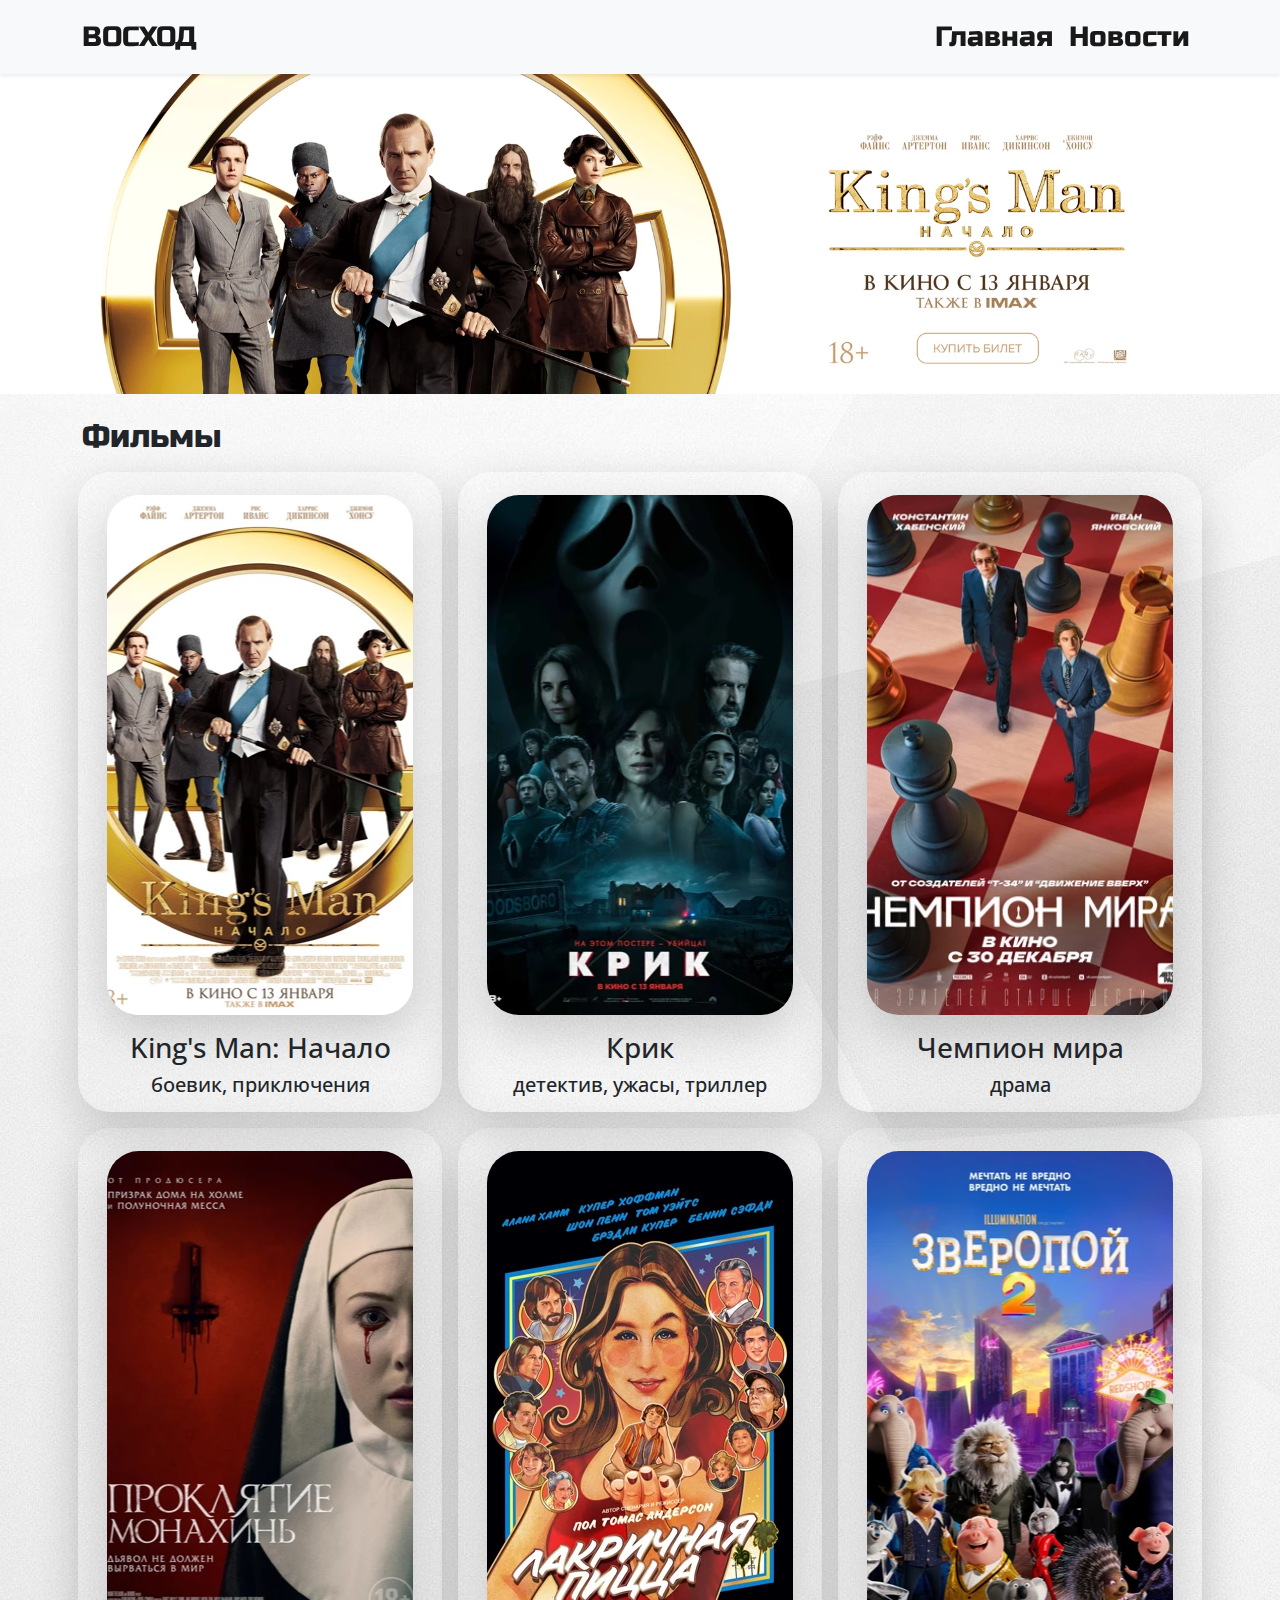
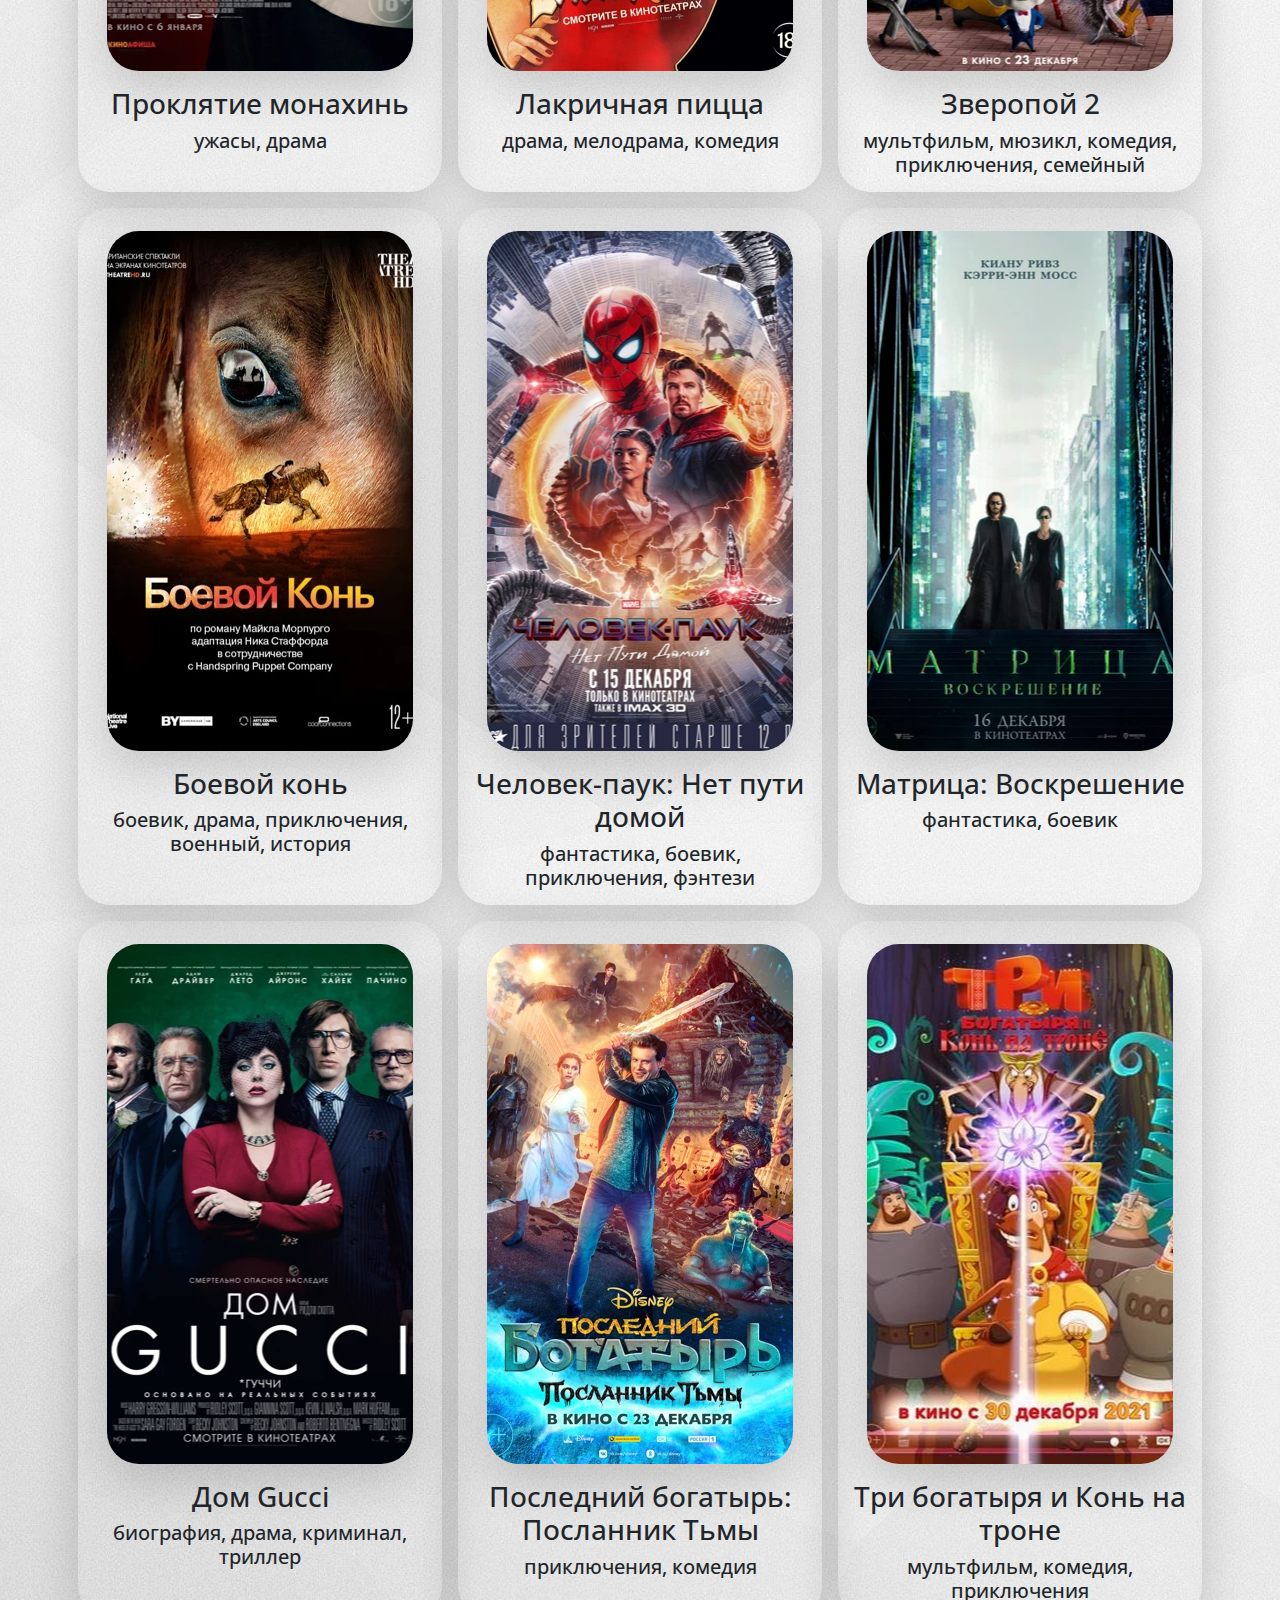
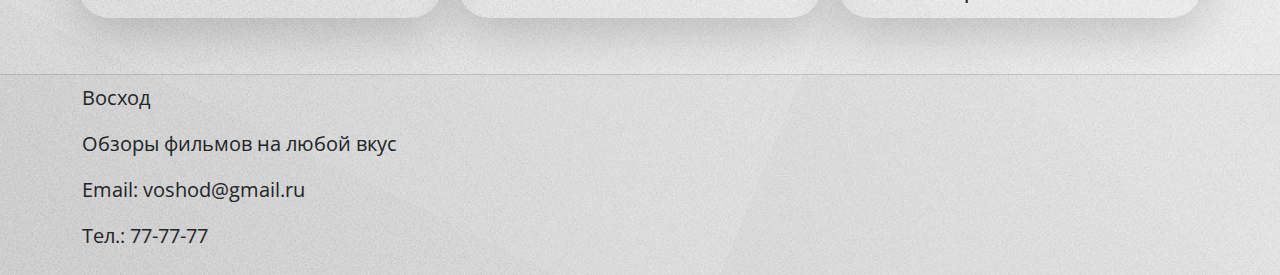
<file: index.html>
<!DOCTYPE html>
<html lang="ru">
    <head>
        <meta charset="UTF-8">
        <meta name="viewport" content="width=device-width, initial-scale=1.0">
        <title>Восход</title>
        <link rel="icon" type="image/png" href="./media/logo.jpg"/>
        <link rel="stylesheet" href="./style.css" type="text/css">
        <link rel="stylesheet" href="./bootstrap-5.1.3-dist/css/bootstrap.css" type="text/css">
        <link href="https://fonts.googleapis.com/css2?family=Open+Sans:wght@300&display=swap" rel="stylesheet">
        <link href="https://fonts.googleapis.com/css2?family=Russo+One&display=swap" rel="stylesheet">
        <script src="https://ajax.googleapis.com/ajax/libs/jquery/3.6.0/jquery.min.js" type="text/javascript"></script>
        <script type="text/javascript">
          $(document).ready(function() {
            $('.btn-close').on('click', function () {
              $('#if1').detach();
              $('<iframe id="if1" src="https://www.youtube.com/embed/kTqOMbkto0A" title="YouTube video player" frameborder="0" allow="accelerometer; autoplay; clipboard-write; encrypted-media; gyroscope; picture-in-picture" allowfullscreen></iframe>').appendTo(".modal-video-1");
              });
          });
        </script>
        <script type="text/javascript">
          $(document).ready(function() {
            $('.btn-close').on('click', function () {
              $('#if2').detach();
              $('<iframe id="if2" src="https://www.youtube.com/embed/WDDXdEP9YSM" title="YouTube video player" frameborder="0" allow="accelerometer; autoplay; clipboard-write; encrypted-media; gyroscope; picture-in-picture" allowfullscreen></iframe>').appendTo(".modal-video-2");
              });
          });
        </script>
        <script type="text/javascript">
          $(document).ready(function() {
            $('.btn-close').on('click', function () {
              $('#if3').detach();
              $('<iframe id="if3" src="https://www.youtube.com/embed/JcNKKpqY0xE" title="YouTube video player" frameborder="0" allow="accelerometer; autoplay; clipboard-write; encrypted-media; gyroscope; picture-in-picture" allowfullscreen></iframe>').appendTo(".modal-video-3");
              });
          });
        </script>
        <script type="text/javascript">
          $(document).ready(function() {
            $('.btn-close').on('click', function () {
              $('#if4').detach();
              $('<iframe id="if4" src="https://www.youtube.com/embed/aeu4VaWsFCI" title="YouTube video player" frameborder="0" allow="accelerometer; autoplay; clipboard-write; encrypted-media; gyroscope; picture-in-picture" allowfullscreen></iframe>').appendTo(".modal-video-4");
              });
          });
        </script>
        <script type="text/javascript">
          $(document).ready(function() {
            $('.btn-close').on('click', function () {
              $('#if5').detach();
              $('<iframe id="if5" src="https://www.youtube.com/embed/5vdLS7wK6Cg" title="YouTube video player" frameborder="0" allow="accelerometer; autoplay; clipboard-write; encrypted-media; gyroscope; picture-in-picture" allowfullscreen></iframe>').appendTo(".modal-video-5");
              });
          });
        </script>
        <script type="text/javascript">
          $(document).ready(function() {
            $('.btn-close').on('click', function () {
              $('#if6').detach();
              $('<iframe id="if6" src="https://www.youtube.com/embed/UIukHag0uGY" title="YouTube video player" frameborder="0" allow="accelerometer; autoplay; clipboard-write; encrypted-media; gyroscope; picture-in-picture" allowfullscreen></iframe>').appendTo(".modal-video-6");
              });
          });
        </script>
        <script type="text/javascript">
          $(document).ready(function() {
            $('.btn-close').on('click', function () {
              $('#if7').detach();
              $('<iframe id="if7" src="https://www.youtube.com/embed/I2TP4yRH6sM" title="YouTube video player" frameborder="0" allow="accelerometer; autoplay; clipboard-write; encrypted-media; gyroscope; picture-in-picture" allowfullscreen></iframe>').appendTo(".modal-video-7");
              });
          });
        </script>
        <script type="text/javascript">
          $(document).ready(function() {
            $('.btn-close').on('click', function () {
              $('#if8').detach();
              $('<iframe id="if8" src="https://www.youtube.com/embed/V0hagz_8L3M" title="YouTube video player" frameborder="0" allow="accelerometer; autoplay; clipboard-write; encrypted-media; gyroscope; picture-in-picture" allowfullscreen></iframe>').appendTo(".modal-video-8");
              });
          });
        </script>
        <script type="text/javascript">
          $(document).ready(function() {
            $('.btn-close').on('click', function () {
              $('#if9').detach();
              $('<iframe id="if9" src="https://www.youtube.com/embed/8qB8EGNOtr8" title="YouTube video player" frameborder="0" allow="accelerometer; autoplay; clipboard-write; encrypted-media; gyroscope; picture-in-picture" allowfullscreen></iframe>').appendTo(".modal-video-9");
              });
          });
        </script>
        <script type="text/javascript">
          $(document).ready(function() {
            $('.btn-close').on('click', function () {
              $('#if10').detach();
              $('<iframe id="if10" src="https://www.youtube.com/embed/_JqXO37znNU" title="YouTube video player" frameborder="0" allow="accelerometer; autoplay; clipboard-write; encrypted-media; gyroscope; picture-in-picture" allowfullscreen></iframe>').appendTo(".modal-video-10");
              });
          });
        </script>
        <script type="text/javascript">
          $(document).ready(function() {
            $('.btn-close').on('click', function () {
              $('#if11').detach();
              $('<iframe id="if11" src="https://www.youtube.com/embed/_1G4XhsnPUM" title="YouTube video player" frameborder="0" allow="accelerometer; autoplay; clipboard-write; encrypted-media; gyroscope; picture-in-picture" allowfullscreen></iframe>').appendTo(".modal-video-11");
              });
          });
        </script>
        <script type="text/javascript">
          $(document).ready(function() {
            $('.btn-close').on('click', function () {
              $('#if12').detach();
              $('<iframe id="if12" src="https://www.youtube.com/embed/EjCySWzrStc" title="YouTube video player" frameborder="0" allow="accelerometer; autoplay; clipboard-write; encrypted-media; gyroscope; picture-in-picture" allowfullscreen></iframe>').appendTo(".modal-video-12");
              });
          });
        </script>
    </head>
    <body>
        <nav class="navbar navbar-expand-lg navbar-light bg-light content-hide sticky-top nav-opacity shadow-sm nav-content-visible">
            <div class="container-xl">
              <a class="navbar-brand fs-3" href="#">ВОСХОД</a>
              <button class="navbar-toggler" type="button" data-bs-toggle="collapse" data-bs-target="#navbarSupportedContent" aria-controls="navbarSupportedContent" aria-expanded="false" aria-label="Toggle navigation">
                <span class="navbar-toggler-icon"></span>
            </button>
              <div class="collapse navbar-collapse fs-3" id="navbarSupportedContent">
                <ul class="navbar-nav ms-auto mb-2 mb-lg-0">
                  <li class="nav-item">
                    <a class="nav-link active" aria-current="page" href="#">Главная</a>
                  </li>
                  <li class="nav-item">
                    <a class="nav-link active" aria-current="page" href="./news.html">Новости</a>
                  </li>
                </ul>
              </div>
            </div>
          </nav>

         <div id="carouselExampleSlidesOnly" class="carousel slide carousel-fade" data-bs-ride="carousel">
            <div class="carousel-inner">
                <div class="carousel-item active" data-bs-interval="4000">
                    <img src="./media/kingsman.webp" class="d-block w-100" alt="kingsman">
                </div>
                <div class="carousel-item" data-bs-interval="4000">
                    <img src="./media/scream.webp" class="d-block w-100" alt="scream">
                </div>
                <div class="carousel-item" data-bs-interval="4000">
                    <img src="./media/worldchamp.webp" class="d-block w-100" alt="worldchamp">
                </div>
             </div>
         </div>

         <div class="container-xl mt-4"> 
            <h2>Фильмы</h2>
         </div>
         
        <div class="container-xl">
            <div class="row text-center cinema-cards">
              <div class="col mx-2 my-2 shadow-lg rounded img-background btn" data-bs-toggle="modal" data-bs-target="#Modal1" data-backdrop="static" data-keyboard="false">
                <div class="col mx-3 my-3 shadow-lg rounded scale-img" style="background: url(./media/card_kingsman.webp) no-repeat center; background-size: cover;">
                </div>
                <h3 class="description">King's Man: Начало</h3>
                <h3 class="description fs-5">боевик, приключения</h3>
              </div>

              <!-- Modal 1 -->
              <div class="modal fade" id="Modal1" data-bs-backdrop="static" data-bs-keyboard="false" tabindex="-1" aria-labelledby="ModalLabel1" aria-hidden="true">
                <div class="modal-dialog modal-dialog-centered">
                 <div class="modal-content">
                   <div class="modal-header">
                      <div class="col"></div>
                      <div class="col-10">
                      <h5 class="modal-title" id="ModalLabel1">King's Man: Начало</h5>
                      </div>
                      <div class="col">
                      <button type="button" class="btn-close" data-bs-dismiss="modal" aria-label="Close"></button>
                      </div>
                    </div>
                    <div class="modal-body">
                      <p>Трейлер</p>
                      <div class="modal-video-1">
                      <iframe id="if1" src="https://www.youtube.com/embed/kTqOMbkto0A" title="YouTube video player" frameborder="0" allow="accelerometer; autoplay; clipboard-write; encrypted-media; gyroscope; picture-in-picture" allowfullscreen></iframe>
                      </div>
                      <p>Описание</p>
                      <p class="description">
                        Kingsman — организация супершпионов, действующая на благо человечества вдали от любопытных глаз. 
                        И один из первых и самых талантливых оперативников в истории организации — Конрад, молодой и наглый сын герцога Оксфордского. 
                        Как и многие его друзья он мечтал служить на благо Англии, но в итоге оказался втянут в тайный мир шпионов и убийц.
                      </p>
                    </div>
                  </div>
                </div>
              </div>

              <div class="col mx-2 my-2 shadow-lg rounded img-background btn" data-bs-toggle="modal" data-bs-target="#Modal2">
                <div class="col mx-3 my-3 shadow-lg rounded scale-img" style="background: url(./media/card_scream.webp) no-repeat center; background-size: cover;">  
                </div>
                <h3 class="description">Крик</h3>
                <h3 class="description fs-5">детектив, ужасы, триллер</h3>
              </div>

              <!-- Modal 2 -->
              <div class="modal fade" id="Modal2" data-bs-backdrop="static" data-bs-keyboard="false" tabindex="-1" aria-labelledby="ModalLabel2" aria-hidden="true">
                <div class="modal-dialog modal-dialog-centered">
                 <div class="modal-content">
                   <div class="modal-header">
                      <div class="col"></div>
                      <div class="col-10">
                      <h5 class="modal-title" id="ModalLabel2">Крик</h5>
                      </div>
                      <div class="col">
                      <button type="button" class="btn-close" data-bs-dismiss="modal" aria-label="Close"></button>
                      </div>
                    </div>
                    <div class="modal-body">
                      <p>Трейлер</p>
                      <div class="modal-video-2">
                      <iframe id="if2" src="https://www.youtube.com/embed/WDDXdEP9YSM" title="YouTube video player" frameborder="0" allow="accelerometer; autoplay; clipboard-write; encrypted-media; gyroscope; picture-in-picture" allowfullscreen></iframe>
                      </div>
                      <p>Описание</p>
                      <p class="description">
                        Спустя 25 лет после серии жестоких убийств, потрясших тихий городок Вудсборо, 
                        очередной маньяк начинает преследовать группу подростков, раскрывая опасные секреты прошлого.
                      </p>
                    </div>
                  </div>
                </div>
              </div>

              <div class="col mx-2 my-2 shadow-lg rounded img-background btn" data-bs-toggle="modal" data-bs-target="#Modal3">
                <div class="col mx-3 my-3 shadow-lg rounded scale-img" style="background: url(./media/card_worldchamp.webp) no-repeat center; background-size: cover;">
                </div>
                <h3 class="description">Чемпион мира</h3>
                <h3 class="description fs-5">драма</h3>
              </div>

              <!-- Modal 3 -->
              <div class="modal fade" id="Modal3" data-bs-backdrop="static" data-bs-keyboard="false" tabindex="-1" aria-labelledby="ModalLabel3" aria-hidden="true">
                <div class="modal-dialog modal-dialog-centered">
                 <div class="modal-content">
                   <div class="modal-header">
                      <div class="col"></div>
                      <div class="col-10">
                      <h5 class="modal-title" id="ModalLabel3">Чемпион мира</h5>
                      </div>
                      <div class="col">
                      <button type="button" class="btn-close" data-bs-dismiss="modal" aria-label="Close"></button>
                      </div>
                    </div>
                    <div class="modal-body">
                      <p>Трейлер</p>
                      <div class="modal-video-3">
                      <iframe id="if3" src="https://www.youtube.com/embed/JcNKKpqY0xE" title="YouTube video player" frameborder="0" allow="accelerometer; autoplay; clipboard-write; encrypted-media; gyroscope; picture-in-picture" allowfullscreen></iframe>
                      </div>
                      <p>Описание</p>
                      <p class="description">
                        Фильм о самом драматичном и легендарном поединке в истории шахмат: 
                        матче за звание чемпиона мира между действующим чемпионом мира Анатолием Карповым и претендентом 
                        на этот титул — гроссмейстером Виктором Корчным, эмигрировавшим из СССР за несколько лет до этого матча.
                      </p>
                    </div>
                  </div>
                </div>
              </div>

            </div>

            <div class="row text-center cinema-cards">
              <div class="col mx-2 my-2 shadow-lg rounded img-background btn" data-bs-toggle="modal" data-bs-target="#Modal4">
                <div class="col mx-3 my-3 shadow-lg rounded scale-img" style="background: url(./media/card_curse.webp) no-repeat center; background-size: cover;">
                </div>
                <h3 class="description">Проклятие монахинь</h3>
                <h3 class="description fs-5">ужасы, драма</h3>
              </div>

              <!-- Modal 4 -->
              <div class="modal fade" id="Modal4" data-bs-backdrop="static" data-bs-keyboard="false" tabindex="-1" aria-labelledby="ModalLabel4" aria-hidden="true">
                <div class="modal-dialog modal-dialog-centered">
                 <div class="modal-content">
                   <div class="modal-header">
                      <div class="col"></div>
                      <div class="col-10">
                      <h5 class="modal-title" id="ModalLabel4">Проклятие монахинь</h5>
                      </div>
                      <div class="col">
                      <button type="button" class="btn-close" data-bs-dismiss="modal" aria-label="Close"></button>
                      </div>
                    </div>
                    <div class="modal-body">
                      <p>Трейлер</p>
                      <div class="modal-video-4">
                      <iframe id="if4" src="https://www.youtube.com/embed/aeu4VaWsFCI" title="YouTube video player" frameborder="0" allow="accelerometer; autoplay; clipboard-write; encrypted-media; gyroscope; picture-in-picture" allowfullscreen></iframe>
                      </div>
                      <p>Описание</p>
                      <p class="description">
                        Когда в отдалённом женском монастыре монахиня по имени Агнес демонстрирует признаки одержимости, 
                        епархия направляет туда опытного священника и молодого помощника, готовящегося принять сан. 
                        Прибыв на место, священнослужители проводят обряд экзорцизма, но захвативший Агнес демон оказывается не так прост.
                      </p>
                    </div>
                  </div>
                </div>
              </div>

              <div class="col mx-2 my-2 shadow-lg rounded img-background btn" data-bs-toggle="modal" data-bs-target="#Modal5">
                <div class="col mx-3 my-3 shadow-lg rounded scale-img" style="background: url(./media/card_pizza.webp) no-repeat center; background-size: cover;">  
                </div>
                <h3 class="description">Лакричная пицца</h3>
                <h3 class="description fs-5">драма, мелодрама, комедия</h3>
              </div>

              <!-- Modal 5 -->
              <div class="modal fade" id="Modal5" data-bs-backdrop="static" data-bs-keyboard="false" tabindex="-1" aria-labelledby="ModalLabel5" aria-hidden="true">
                <div class="modal-dialog modal-dialog-centered">
                 <div class="modal-content">
                   <div class="modal-header">
                      <div class="col"></div>
                      <div class="col-10">
                      <h5 class="modal-title" id="ModalLabel5">Лакричная пицца</h5>
                      </div>
                      <div class="col">
                      <button type="button" class="btn-close" data-bs-dismiss="modal" aria-label="Close"></button>
                      </div>
                    </div>
                    <div class="modal-body">
                      <p>Трейлер</p>
                      <div class="modal-video-5">
                      <iframe id="if5" src="https://www.youtube.com/embed/5vdLS7wK6Cg" title="YouTube video player" frameborder="0" allow="accelerometer; autoplay; clipboard-write; encrypted-media; gyroscope; picture-in-picture" allowfullscreen></iframe>
                      </div>
                      <p>Описание</p>
                      <p class="description">
                        1973 год. Гэри всего 15 лет, но он уже достаточно смел, развязен и обладает сильным деловым чутьем, 
                        чтобы выйти за рамки дозволенного. Беспечной Алане 25, и она не ждет многого от своего будущего. 
                        Вместе они отправятся покорять солнечную Калифорнию, где встретят мужа 
                        Барбары Стрейзанд и прогрессивного политика Джоэла Уэкса.
                      </p>
                    </div>
                  </div>
                </div>
              </div>

              <div class="col mx-2 my-2 shadow-lg rounded img-background btn" data-bs-toggle="modal" data-bs-target="#Modal6">
                <div class="col mx-3 my-3 shadow-lg rounded scale-img" style="background: url(./media/card_zveropoy.webp) no-repeat center; background-size: cover;">
                </div>
                <h3 class="description">Зверопой 2</h3>
                <h3 class="description fs-5">мультфильм, мюзикл, комедия, приключения, семейный</h3>
              </div>

              <!-- Modal 6 -->
              <div class="modal fade" id="Modal6" data-bs-backdrop="static" data-bs-keyboard="false" tabindex="-1" aria-labelledby="ModalLabel6" aria-hidden="true">
                <div class="modal-dialog modal-dialog-centered">
                 <div class="modal-content">
                   <div class="modal-header">
                      <div class="col"></div>
                      <div class="col-10">
                      <h5 class="modal-title" id="ModalLabel6">Зверопой 2</h5>
                      </div>
                      <div class="col">
                      <button type="button" class="btn-close" data-bs-dismiss="modal" aria-label="Close"></button>
                      </div>
                    </div>
                    <div class="modal-body">
                      <p>Трейлер</p>
                      <div class="modal-video-6">
                      <iframe id="if6" src="https://www.youtube.com/embed/UIukHag0uGY" title="YouTube video player" frameborder="0" allow="accelerometer; autoplay; clipboard-write; encrypted-media; gyroscope; picture-in-picture" allowfullscreen></iframe>
                      </div>
                      <p>Описание</p>
                      <p class="description">
                        Тяжело быть продюсером, когда ты коала и у тебя лапки. Еще сложнее, 
                        когда твоя верная помощница древнее печатной машинки. 
                        И совсем весело, когда твоя труппа — это танцующий без остановки пухляш, 
                        колючая девочка-панк, застенчивая школьница, 
                        верзила-гангстер и многодетная мама, чьи дети — поросята в прямом смысле слова. 
                        Рецепт успеха прост — рвануть в мировую столицу развлечений, 
                        завербовать легендарного рок-музыканта и взорвать сцену новым шоу.
                      </p>
                    </div>
                  </div>
                </div>
              </div>

            </div>

            <div class="row text-center cinema-cards">
              <div class="col mx-2 my-2 shadow-lg rounded img-background btn" data-bs-toggle="modal" data-bs-target="#Modal7">
                <div class="col mx-3 my-3 shadow-lg rounded scale-img" style="background: url(./media/card_warhorse.webp) no-repeat center; background-size: cover;">
                </div>
                <h3 class="description">Боевой конь</h3>
                <h3 class="description fs-5">боевик, драма, приключения, военный, история</h3>
              </div>

              <!-- Modal 7 -->
              <div class="modal fade" id="Modal7" data-bs-backdrop="static" data-bs-keyboard="false" tabindex="-1" aria-labelledby="ModalLabel7" aria-hidden="true">
                <div class="modal-dialog modal-dialog-centered">
                 <div class="modal-content">
                   <div class="modal-header">
                      <div class="col"></div>
                      <div class="col-10">
                      <h5 class="modal-title" id="ModalLabel7">Боевой конь</h5>
                      </div>
                      <div class="col">
                      <button type="button" class="btn-close" data-bs-dismiss="modal" aria-label="Close"></button>
                      </div>
                    </div>
                    <div class="modal-body">
                      <p>Трейлер</p>
                      <div class="modal-video-7">
                      <iframe id="if7" src="https://www.youtube.com/embed/I2TP4yRH6sM" title="YouTube video player" frameborder="0" allow="accelerometer; autoplay; clipboard-write; encrypted-media; gyroscope; picture-in-picture" allowfullscreen></iframe>
                      </div>
                      <p>Описание</p>
                      <p class="description">
                        История невероятной дружбы мальчика Альберта и коня Джоуи. 
                        Когда начинается Первая мировая, и Джоуи отправляют вместе 
                        с кавалерийским полком на поля сражений Франции, 
                        Альберт, несмотря на слишком юный для военной службы возраст, 
                        все равно уходит на фронт, чтобы найти и спасти друга.
                      </p>
                    </div>
                  </div>
                </div>
              </div>

              <div class="col mx-2 my-2 shadow-lg rounded img-background btn" data-bs-toggle="modal" data-bs-target="#Modal8">
                <div class="col mx-3 my-3 shadow-lg rounded scale-img" style="background: url(./media/card_spiderman.webp) no-repeat center; background-size: cover;">  
                </div>
                <h3 class="description">Человек-паук: Нет пути домой</h3>
                <h3 class="description fs-5">фантастика, боевик, приключения, фэнтези</h3>
              </div>

              <!-- Modal 8 -->
              <div class="modal fade" id="Modal8" data-bs-backdrop="static" data-bs-keyboard="false" tabindex="-1" aria-labelledby="ModalLabel8" aria-hidden="true">
                <div class="modal-dialog modal-dialog-centered">
                 <div class="modal-content">
                   <div class="modal-header">
                      <div class="col"></div>
                      <div class="col-10">
                      <h5 class="modal-title" id="ModalLabel8">Человек-паук: Нет пути домой</h5>
                      </div>
                      <div class="col">
                      <button type="button" class="btn-close" data-bs-dismiss="modal" aria-label="Close"></button>
                      </div>
                    </div>
                    <div class="modal-body">
                      <p>Трейлер</p>
                      <div class="modal-video-8">
                      <iframe id="if8" src="https://www.youtube.com/embed/V0hagz_8L3M" title="YouTube video player" frameborder="0" allow="accelerometer; autoplay; clipboard-write; encrypted-media; gyroscope; picture-in-picture" allowfullscreen></iframe>
                      </div>
                      <p>Описание</p>
                      <p class="description">
                        Жизнь и репутация Питера Паркера оказываются под угрозой, поскольку Мистерио раскрыл всему миру тайну личности Человека-паука. 
                        Пытаясь исправить ситуацию, Питер обращается за помощью к Стивену Стрэнджу, но вскоре всё становится намного опаснее.
                      </p>
                    </div>
                  </div>
                </div>
              </div>

              <div class="col mx-2 my-2 shadow-lg rounded img-background btn" data-bs-toggle="modal" data-bs-target="#Modal9">
                <div class="col mx-3 my-3 shadow-lg rounded scale-img" style="background: url(./media/card_matrix.webp) no-repeat center; background-size: cover;">
                </div>
                <h3 class="description">Матрица: Воскрешение</h3>
                <h3 class="description fs-5">фантастика, боевик</h3>
              </div>

              <!-- Modal 9 -->
              <div class="modal fade" id="Modal9" data-bs-backdrop="static" data-bs-keyboard="false" tabindex="-1" aria-labelledby="ModalLabel9" aria-hidden="true">
                <div class="modal-dialog modal-dialog-centered">
                 <div class="modal-content">
                   <div class="modal-header">
                      <div class="col"></div>
                      <div class="col-10">
                      <h5 class="modal-title" id="ModalLabel9">Матрица: Воскрешение</h5>
                      </div>
                      <div class="col">
                      <button type="button" class="btn-close" data-bs-dismiss="modal" aria-label="Close"></button>
                      </div>
                    </div>
                    <div class="modal-body">
                      <p>Трейлер</p>
                      <div class="modal-video-9">
                      <iframe id="if9" src="https://www.youtube.com/embed/8qB8EGNOtr8" title="YouTube video player" frameborder="0" allow="accelerometer; autoplay; clipboard-write; encrypted-media; gyroscope; picture-in-picture" allowfullscreen></iframe>
                      </div>
                      <p>Описание</p>
                      <p class="description">
                        Геймдизайнер Томас Андерсон сделал себе имя работой над трилогией игр «Матрица». 
                        Хотя окружающий мир периодически даёт сбои и обнажает свою истинную сущность, бывший Нео исправно посещает 
                        психотерапевта, принимает пилюли и практически убедил себя, что всё это — игра его воображения. 
                        Но однажды на него выходит хакерша Багз и предлагает снова следовать за белым кроликом.
                      </p>
                    </div>
                  </div>
                </div>
              </div>

            </div>

            <div class="row text-center cinema-cards">
              <div class="col mx-2 my-2 shadow-lg rounded img-background btn" data-bs-toggle="modal" data-bs-target="#Modal10">
                <div class="col mx-3 my-3 shadow-lg rounded scale-img" style="background: url(./media/card_gucci.webp) no-repeat center; background-size: cover;">
                </div>
                <h3 class="description">Дом Gucci</h3>
                <h3 class="description fs-5">биография, драма, криминал, триллер</h3>
              </div>

              <!-- Modal 10 -->
              <div class="modal fade" id="Modal10" data-bs-backdrop="static" data-bs-keyboard="false" tabindex="-1" aria-labelledby="ModalLabel10" aria-hidden="true">
                <div class="modal-dialog modal-dialog-centered">
                 <div class="modal-content">
                   <div class="modal-header">
                      <div class="col"></div>
                      <div class="col-10">
                      <h5 class="modal-title" id="ModalLabel10">Дом Gucci</h5>
                      </div>
                      <div class="col">
                      <button type="button" class="btn-close" data-bs-dismiss="modal" aria-label="Close"></button>
                      </div>
                    </div>
                    <div class="modal-body">
                      <p>Трейлер</p>
                      <div class="modal-video-10">
                      <iframe id="if10" src="https://www.youtube.com/embed/_JqXO37znNU" title="YouTube video player" frameborder="0" allow="accelerometer; autoplay; clipboard-write; encrypted-media; gyroscope; picture-in-picture" allowfullscreen></iframe>
                      </div>
                      <p>Описание</p>
                      <p class="description">
                        Фамилия Гуччи звучала так сладко, так соблазнительно. 
                        Синоним роскоши, стиля, власти. 
                        Но она же была их проклятьем. Шокирующая история любви, предательства, 
                        падения и мести, которая привела к жестокому 
                        убийству в одной из самых знаменитых модных империй мира.
                      </p>
                    </div>
                  </div>
                </div>
              </div>

              <div class="col mx-2 my-2 shadow-lg rounded img-background btn" data-bs-toggle="modal" data-bs-target="#Modal11">
                <div class="col mx-3 my-3 shadow-lg rounded scale-img" style="background: url(./media/card_lastbogatyr.webp) no-repeat center; background-size: cover;">  
                </div>
                <h3 class="description">Последний богатырь: Посланник Тьмы</h3>
                <h3 class="description fs-5">приключения, комедия</h3>
              </div>

              <!-- Modal 11 -->
              <div class="modal fade" id="Modal11" data-bs-backdrop="static" data-bs-keyboard="false" tabindex="-1" aria-labelledby="ModalLabel11" aria-hidden="true">
                <div class="modal-dialog modal-dialog-centered">
                 <div class="modal-content">
                   <div class="modal-header">
                      <div class="col"></div>
                      <div class="col-10">
                      <h5 class="modal-title" id="ModalLabel11">Последний богатырь: Посланник Тьмы</h5>
                      </div>
                      <div class="col">
                      <button type="button" class="btn-close" data-bs-dismiss="modal" aria-label="Close"></button>
                      </div>
                    </div>
                    <div class="modal-body">
                      <p>Трейлер</p>
                      <div class="modal-video-11">
                      <iframe id="if11" src="https://www.youtube.com/embed/_1G4XhsnPUM" title="YouTube video player" frameborder="0" allow="accelerometer; autoplay; clipboard-write; encrypted-media; gyroscope; picture-in-picture" allowfullscreen></iframe>
                      </div>
                      <p>Описание</p>
                      <p class="description">
                        Иван наконец обрел силушку богатырскую, злой чародей Роголеб повержен, и теперь все Белогорье готовится к пиру на весь мир: 
                        Иван и Василиса собираются праздновать свадьбу, решая типичные для почти любой пары молодоженов проблемы. 
                        В каком платье пойти под венец невесте? Кольца — простые или волшебные? Свадебное путешествие — на куриных ногах или в ступе? 
                        В самый разгар приготовлений к празднику зло снова напоминает о себе: Василиса похищена, и в пылу погони Иван и 
                        его друзья оказываются в современной Москве. Для жителей Белогорья это — волшебный мир, в котором люди перемещаются на 
                        странных колесницах, разговаривают с плоскими дощечками и не в состоянии отличить настоящую магию от дешевой детской игрушки. 
                        Но, как выясняется, и в этом мире, бок о бок с обычными людьми, неплохо устроились герои старых сказок, и с их помощью 
                        у Ивана есть шанс окончательно победить древнюю Тьму.
                      </p>
                    </div>
                  </div>
                </div>
              </div>

              <div class="col mx-2 my-2 shadow-lg rounded img-background btn" data-bs-toggle="modal" data-bs-target="#Modal12">
                <div class="col mx-3 my-3 shadow-lg rounded scale-img" style="background: url(./media/card_threebogatyrs.webp) no-repeat center; background-size: cover;">
                </div>
                <h3 class="description">Три богатыря и Конь на троне</h3>
                <h3 class="description fs-5">мультфильм, комедия, приключения</h3>
              </div>

              <!-- Modal 12 -->
              <div class="modal fade" id="Modal12" data-bs-backdrop="static" data-bs-keyboard="false" tabindex="-1" aria-labelledby="ModalLabel12" aria-hidden="true">
                <div class="modal-dialog modal-dialog-centered">
                 <div class="modal-content">
                   <div class="modal-header">
                      <div class="col"></div>
                      <div class="col-10">
                      <h5 class="modal-title" id="ModalLabel12">Три богатыря и Конь на троне</h5>
                      </div>
                      <div class="col">
                      <button type="button" class="btn-close" data-bs-dismiss="modal" aria-label="Close"></button>
                      </div>
                    </div>
                    <div class="modal-body">
                      <p>Трейлер</p>
                      <div class="modal-video-12">
                      <iframe id="if12" src="https://www.youtube.com/embed/EjCySWzrStc" title="YouTube video player" frameborder="0" allow="accelerometer; autoplay; clipboard-write; encrypted-media; gyroscope; picture-in-picture" allowfullscreen></iframe>
                      </div>
                      <p>Описание</p>
                      <p class="description">
                        Как всегда, конь Юлий вляпался в историю. А заодно и Князю удружил — 
                        они случайно поменялись телами, конечно, 
                        не без помощи старой знакомой — Бабы Яги и небольшого колдовства. 
                        Теперь Юлий заседает во дворце и благоустраивает Киев, 
                        а Князь пашет поле. Вот такие игры престолов. 
                        Но долго так продолжаться не может, отечество в опасности! 
                        И как всегда, за дело берутся три богатыря.
                      </p>
                    </div>
                  </div>
                </div>
              </div>

            </div>
        </div>
        <div class="card-footer mt-5">
          <div class="container-xl">
          <p class="description fs-5">Восход</p>
          <p class="description fs-5">Обзоры фильмов на любой вкус</p>
          <p class="description fs-5">Email: voshod@gmail.ru</p>
          <p class="description fs-5">Тел.: 77-77-77</p>
          </div>
        </div>

        <script src="./bootstrap-5.1.3-dist/js/bootstrap.js"></script>
        
    </body>
</html>
</file>
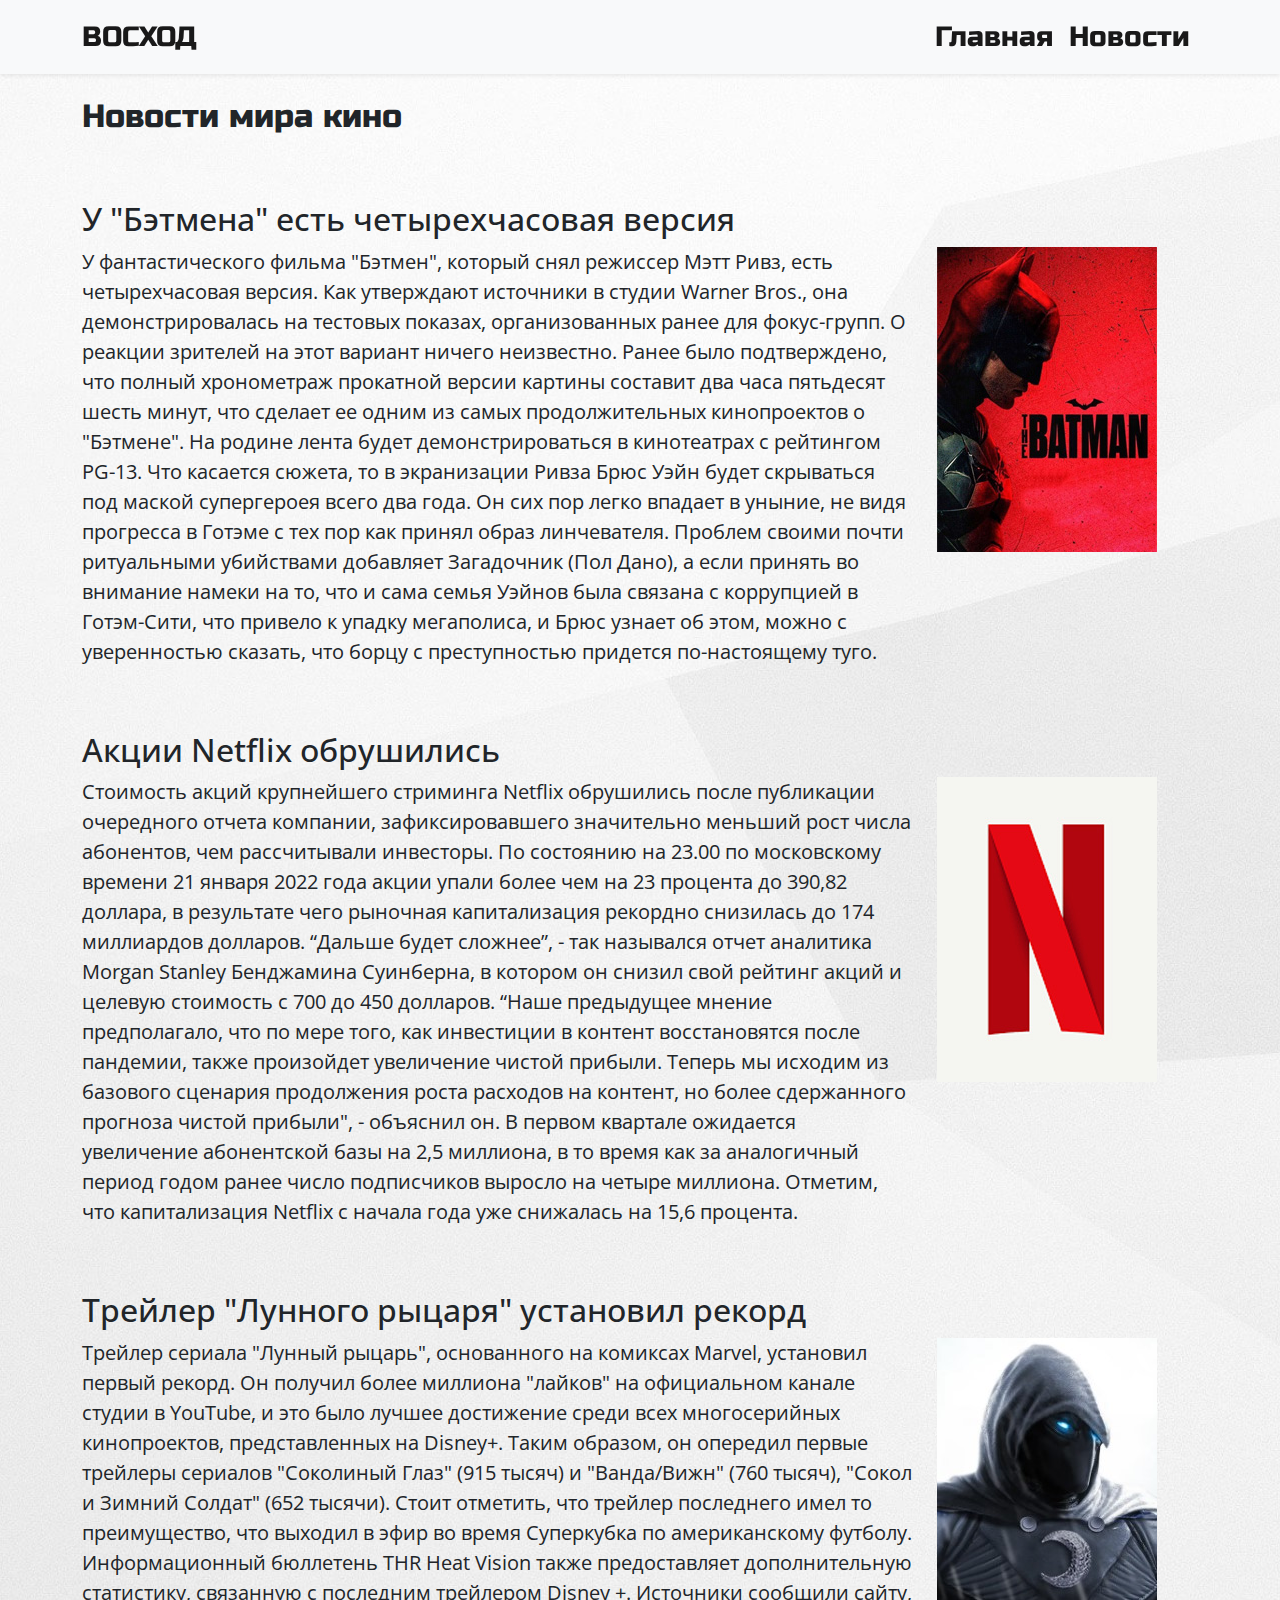
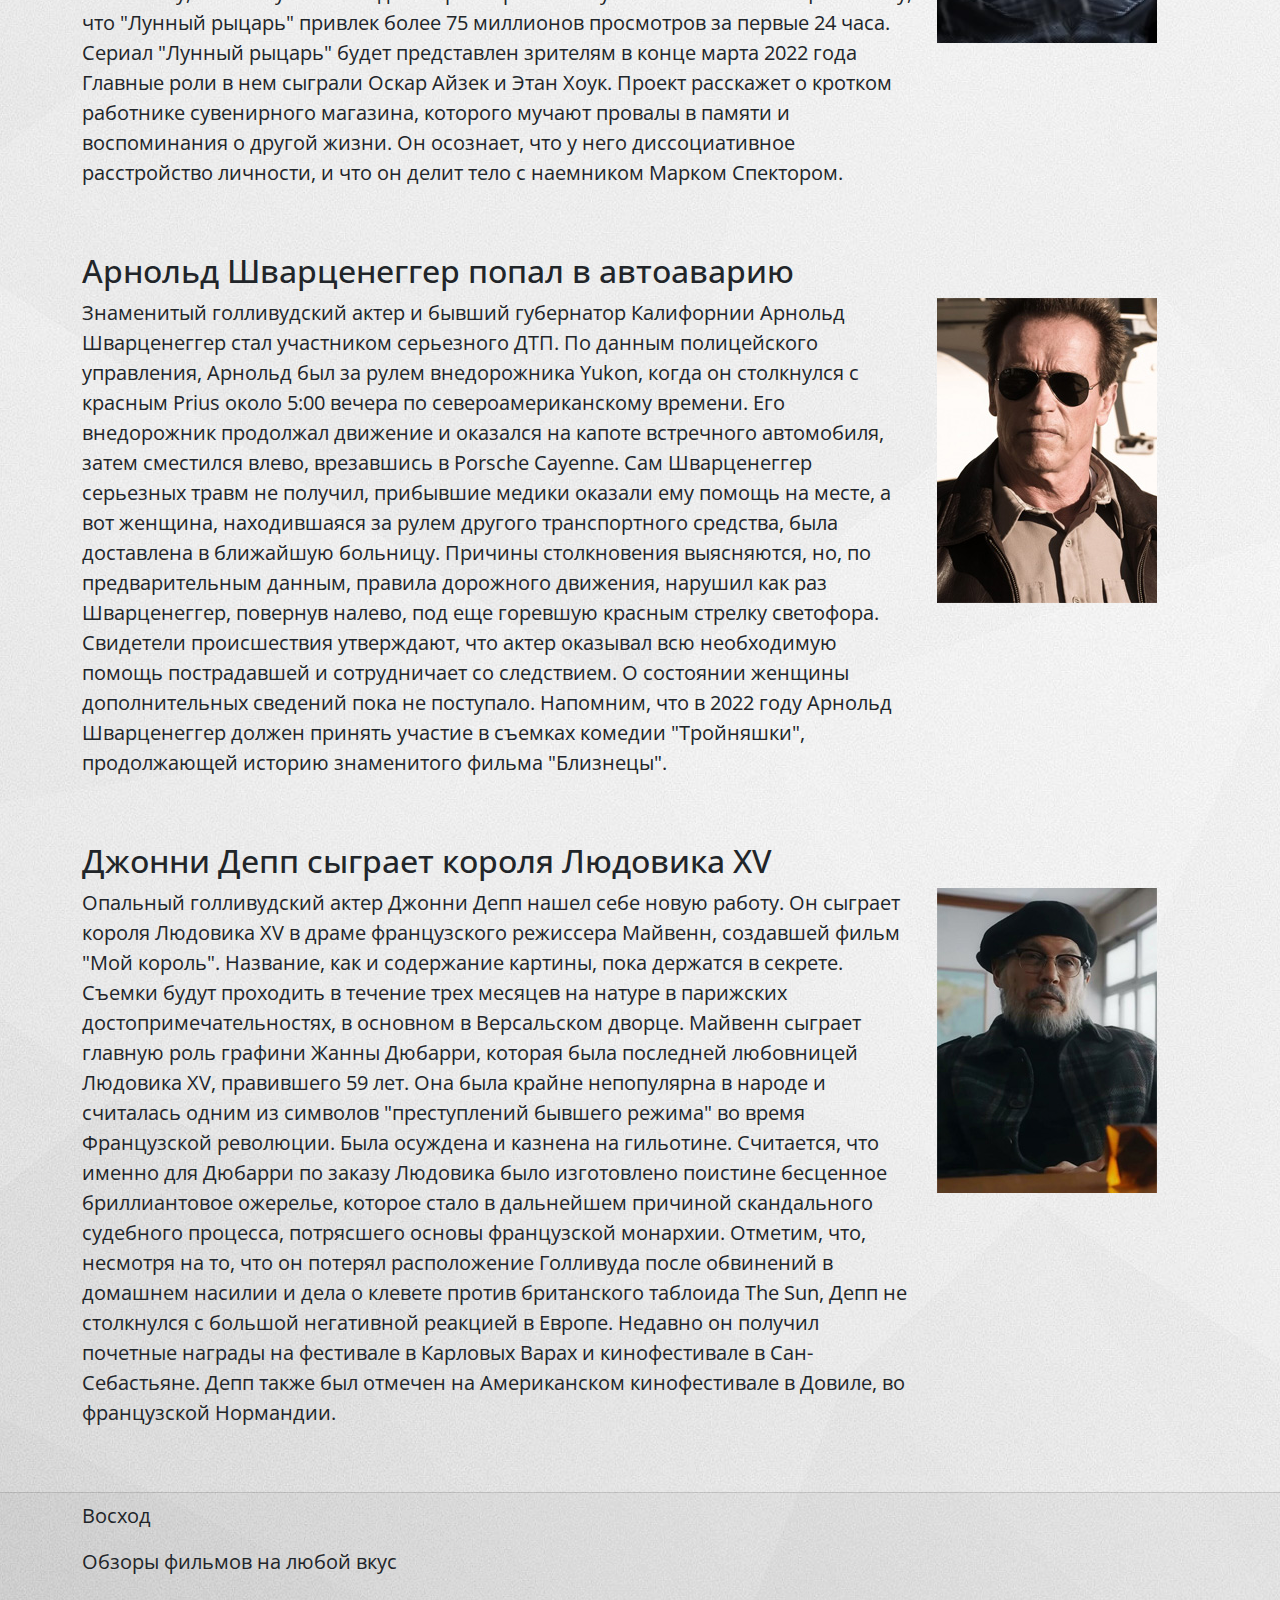
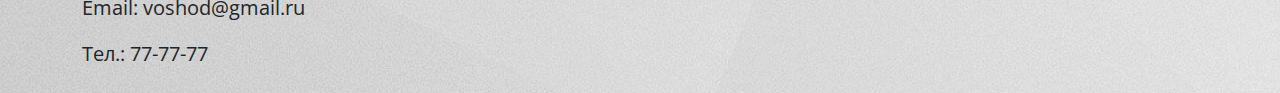
<file: news.html>
<!DOCTYPE html>
<html lang="ru">
    <head>
        <meta charset="UTF-8">
        <meta name="viewport" content="width=device-width, initial-scale=1.0">
        <title>Восход</title>
        <link rel="icon" type="image/png" href="./media/logo.jpg"/>
        <link rel="stylesheet" href="./style.css" type="text/css">
        <link rel="stylesheet" href="./bootstrap-5.1.3-dist/css/bootstrap.css" type="text/css">
        <link href="https://fonts.googleapis.com/css2?family=Open+Sans:wght@300&display=swap" rel="stylesheet">
        <link href="https://fonts.googleapis.com/css2?family=Russo+One&display=swap" rel="stylesheet">
    </head>
    <body>
        <nav class="navbar navbar-expand-lg navbar-light bg-light content-hide sticky-top nav-opacity shadow-sm nav-content-visible">
            <div class="container-xl">
              <a class="navbar-brand fs-3" href="./index.html">ВОСХОД</a>
              <button class="navbar-toggler" type="button" data-bs-toggle="collapse" data-bs-target="#navbarSupportedContent" aria-controls="navbarSupportedContent" aria-expanded="false" aria-label="Toggle navigation">
                <span class="navbar-toggler-icon"></span>
            </button>
              <div class="collapse navbar-collapse fs-3" id="navbarSupportedContent">
                <ul class="navbar-nav ms-auto mb-2 mb-lg-0">
                  <li class="nav-item">
                    <a class="nav-link active" aria-current="page" href="./index.html">Главная</a>
                  </li>
                  <li class="nav-item">
                    <a class="nav-link active" aria-current="page" href="#">Новости</a>
                  </li>
                </ul>
              </div>
            </div>
          </nav>

          <div class="container-xl mt-4 pb-2"> 
            <h2>Новости мира кино</h2>
         </div>

         <div class="container-xl mt-5">
            <h3 class="description fs-2">У "Бэтмена" есть четырехчасовая версия</h3>
            <div class="row">
                <div class="col-9">
                    <p class="description fs-5">
                        У фантастического фильма "Бэтмен", который снял режиссер Мэтт Ривз, 
                        есть четырехчасовая версия. Как утверждают источники в студии Warner Bros., 
                        она демонстрировалась на тестовых показах, организованных ранее для фокус-групп. 
                        О реакции зрителей на этот вариант ничего неизвестно.
                        Ранее было подтверждено, что полный хронометраж прокатной версии картины составит два часа 
                        пятьдесят шесть минут, что сделает ее одним из самых продолжительных кинопроектов о "Бэтмене". 
                        На родине лента будет демонстрироваться в кинотеатрах с рейтингом PG-13.               
                        Что касается сюжета, то в экранизации Ривза Брюс Уэйн будет скрываться под маской супергероея всего два года. 
                        Он сих пор легко впадает в уныние, не видя прогресса в Готэме с тех пор как принял образ линчевателя. 
                        Проблем своими почти ритуальными убийствами добавляет Загадочник (Пол Дано), а если принять во внимание намеки на то, 
                        что и сама семья Уэйнов была связана с коррупцией в Готэм-Сити, что привело к упадку мегаполиса, и Брюс узнает об этом, 
                        можно с уверенностью сказать, что борцу с преступностью придется по-настоящему туго.
                    </p>
                </div>
                <div class="col">
                    <img src="./media/batman.jpg" alt="batman">
                </div>
            </div>
        </div>

        <div class="container-xl mt-5">
            <h3 class="description fs-2">Акции Netflix обрушились</h3>
            <div class="row">
                <div class="col-9">
                    <p class="description fs-5">
                        Стоимость акций крупнейшего стриминга Netflix обрушились после публикации очередного отчета компании, 
                        зафиксировавшего значительно меньший рост числа абонентов, чем рассчитывали инвесторы.
                        По состоянию на 23.00 по московскому времени 21 января 2022 года акции упали более чем на 23 процента до 390,82 доллара, 
                        в результате чего рыночная капитализация рекордно снизилась до 174 миллиардов долларов.
                        “Дальше будет сложнее”, - так назывался отчет аналитика Morgan Stanley Бенджамина Суинберна, 
                        в котором он снизил свой рейтинг акций и целевую стоимость с 700 до 450 долларов. 
                        “Наше предыдущее мнение предполагало, что по мере того, как инвестиции в контент восстановятся после пандемии, 
                        также произойдет увеличение чистой прибыли. Теперь мы исходим из базового сценария продолжения роста расходов на контент, 
                        но более сдержанного прогноза чистой прибыли", - объяснил он.
                        В первом квартале ожидается увеличение абонентской базы на 2,5 миллиона, в то время как за аналогичный период 
                        годом ранее число подписчиков выросло на четыре миллиона.
                        Отметим, что капитализация Netflix с начала года уже снижалась на 15,6 процента.
                    </p>
                </div>
                <div class="col">
                    <img src="./media/netflix.jpg" alt="netflix">
                </div>
            </div>
        </div>

        <div class="container-xl mt-5">
            <h3 class="description fs-2">Трейлер "Лунного рыцаря" установил рекорд</h3>
            <div class="row">
                <div class="col-9">
                    <p class="description fs-5">
                        Трейлер сериала "Лунный рыцарь", основанного на комиксах Marvel, установил первый рекорд. 
                        Он получил более миллиона "лайков" на официальном канале студии в YouTube, и это было 
                        лучшее достижение среди всех многосерийных кинопроектов, представленных на Disney+.
                        Таким образом, он опередил первые трейлеры сериалов "Соколиный Глаз" (915 тысяч) и "Ванда/Вижн" (760 тысяч), 
                        "Сокол и Зимний Солдат" (652 тысячи). Стоит отметить, что трейлер последнего имел то преимущество, 
                        что выходил в эфир во время Суперкубка по американскому футболу.
                        Информационный бюллетень THR Heat Vision также предоставляет дополнительную статистику, связанную с последним трейлером Disney +. 
                        Источники сообщили сайту, что "Лунный рыцарь" привлек более 75 миллионов просмотров за первые 24 часа.
                        Сериал "Лунный рыцарь" будет представлен зрителям в конце марта 2022 года Главные роли в нем сыграли Оскар Айзек и Этан Хоук. 
                        Проект расскажет о кротком работнике сувенирного магазина, которого мучают провалы в памяти и воспоминания о другой жизни. 
                        Он осознает, что у него диссоциативное расстройство личности, и что он делит тело с наемником Марком Спектором.
                    </p>
                </div>
                <div class="col">
                    <img src="./media/moon_knight.jpg" alt="mk">
                </div>
            </div>
        </div>

        <div class="container-xl mt-5">
            <h3 class="description fs-2">Арнольд Шварценеггер попал в автоаварию</h3>
            <div class="row">
                <div class="col-9">
                    <p class="description fs-5">
                        Знаменитый голливудский актер и бывший губернатор Калифорнии Арнольд Шварценеггер стал участником серьезного ДТП. 
                        По данным полицейского управления, Арнольд был за рулем внедорожника Yukon, когда он столкнулся с красным Prius 
                        около 5:00 вечера по североамериканскому времени. Его внедорожник продолжал движение и оказался на капоте встречного автомобиля, 
                        затем сместился влево, врезавшись в Porsche Cayenne.
                        Сам Шварценеггер серьезных травм не получил, прибывшие медики оказали ему помощь на месте, 
                        а вот женщина, находившаяся за рулем другого транспортного средства, была доставлена в ближайшую больницу.
                        Причины столкновения выясняются, но, по предварительным данным, правила дорожного движения, нарушил как раз Шварценеггер, 
                        повернув налево, под еще горевшую красным стрелку светофора. Свидетели происшествия утверждают, 
                        что актер оказывал всю необходимую помощь пострадавшей и сотрудничает со следствием. 
                        О состоянии женщины дополнительных сведений пока не поступало.
                        Напомним, что в 2022 году Арнольд Шварценеггер должен принять участие в съемках комедии "Тройняшки", 
                        продолжающей историю знаменитого фильма "Близнецы".
                    </p>
                </div>
                <div class="col">
                    <img src="./media/arnold.jpg" alt="arnold">
                </div>
            </div>
        </div>

        <div class="container-xl mt-5">
            <h3 class="description fs-2">Джонни Депп сыграет короля Людовика XV</h3>
            <div class="row">
                <div class="col-9">
                    <p class="description fs-5">
                        Опальный голливудский актер Джонни Депп нашел себе новую работу. 
                        Он сыграет короля Людовика XV в драме французского режиссера Майвенн, 
                        создавшей фильм "Мой король". Название, как и содержание картины, пока держатся в секрете.
                        Съемки будут проходить в течение трех месяцев на натуре в парижских достопримечательностях, 
                        в основном в Версальском дворце. Майвенн сыграет главную роль графини Жанны Дюбарри, 
                        которая была последней любовницей Людовика XV, правившего 59 лет. Она была крайне непопулярна в народе 
                        и считалась одним из символов "преступлений бывшего режима" во время Французской революции. Была осуждена и казнена на гильотине.
                        Считается, что именно для Дюбарри по заказу Людовика было изготовлено 
                        поистине бесценное бриллиантовое ожерелье, которое стало в дальнейшем причиной 
                        скандального судебного процесса, потрясшего основы французской монархии.
                        Отметим, что, несмотря на то, что он потерял расположение Голливуда после обвинений в домашнем насилии 
                        и дела о клевете против британского таблоида The Sun, Депп не столкнулся с большой негативной реакцией в Европе. 
                        Недавно он получил почетные награды на фестивале в Карловых Варах и кинофестивале в Сан-Себастьяне. 
                        Депп также был отмечен на Американском кинофестивале в Довиле, во французской Нормандии.
                    </p>
                </div>
                <div class="col">
                    <img src="./media/jhony.jpg" alt="jhony">
                </div>
            </div>
        </div>

        <div class="card-footer mt-5">
            <div class="container-xl">
            <p class="description fs-5">Восход</p>
            <p class="description fs-5">Обзоры фильмов на любой вкус</p>
            <p class="description fs-5">Email: voshod@gmail.ru</p>
            <p class="description fs-5">Тел.: 77-77-77</p>
            </div>
          </div>

          <script src="./bootstrap-5.1.3-dist/js/bootstrap.js"></script>
          
    </body>
</html>
</file>
<file: style.css>
* {
    font-family: 'Russo One', sans-serif;
}

body {
    background: url(./media/background.jpg) no-repeat center;
    background-size: cover;
}

.description {
    font-family: 'Open Sans', sans-serif;
}

.scale-img:hover {
    transform: scale(1.05);
}

.scale-img {
    overflow: hidden;
    transition: 1s;
}

iframe {
    border: none;
}

.modal {
    backdrop-filter: blur(3px);
}

@media (min-width: 1001px) {
    .scale-img {
        height: 520px;
    }
}

@media (max-width: 1000px) {
    .scale-img {
        height: 420px;
    }
}

@media (max-width: 840px) {
    .scale-img {
        height: 370px;
    }
}

@media (max-width: 765px) {
    .scale-img {
        height: 320px;
    }
}

@media (max-width: 650px) {
    .scale-img {
        height: 280px;
    }
}

@media (max-width: 600px) {
    .scale-img {
        height: 230px;
    }
}

@media (max-width: 400px) {
    iframe {
        width: 100%;
    }
}
</file>
